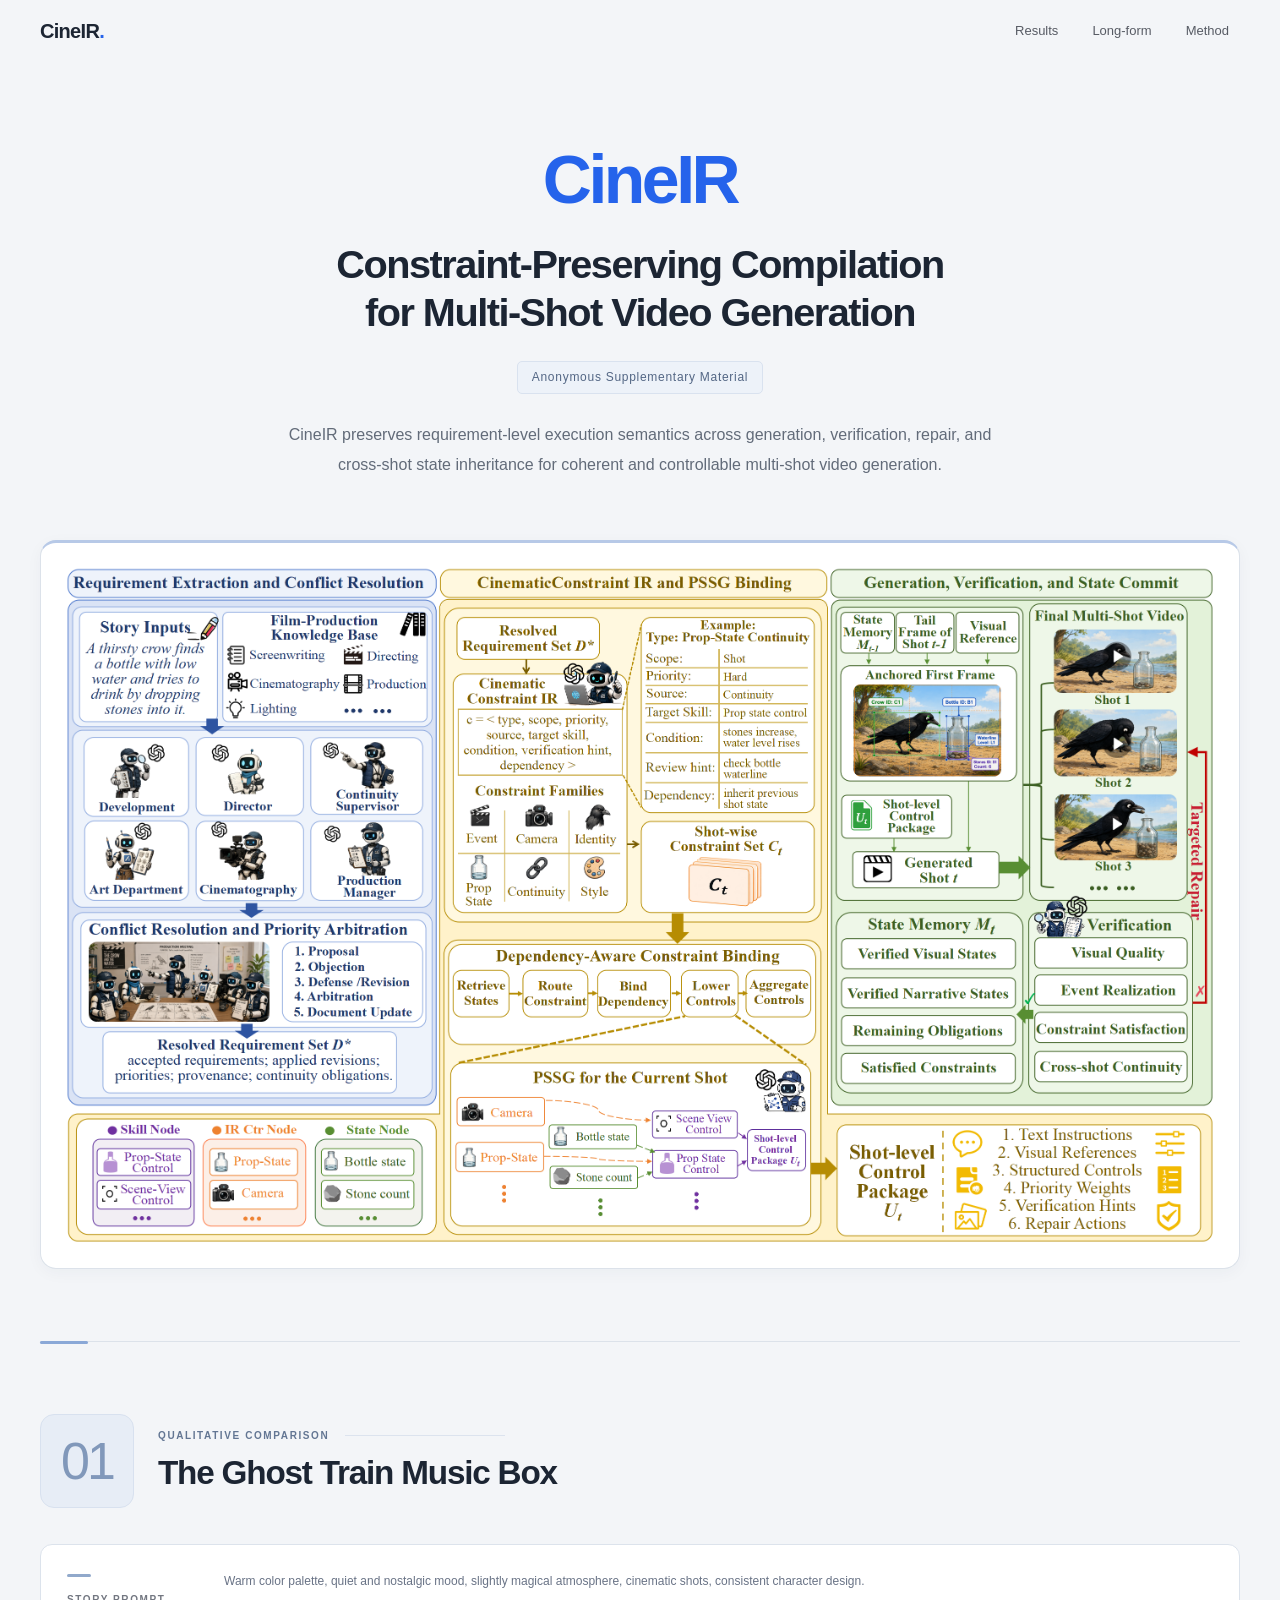
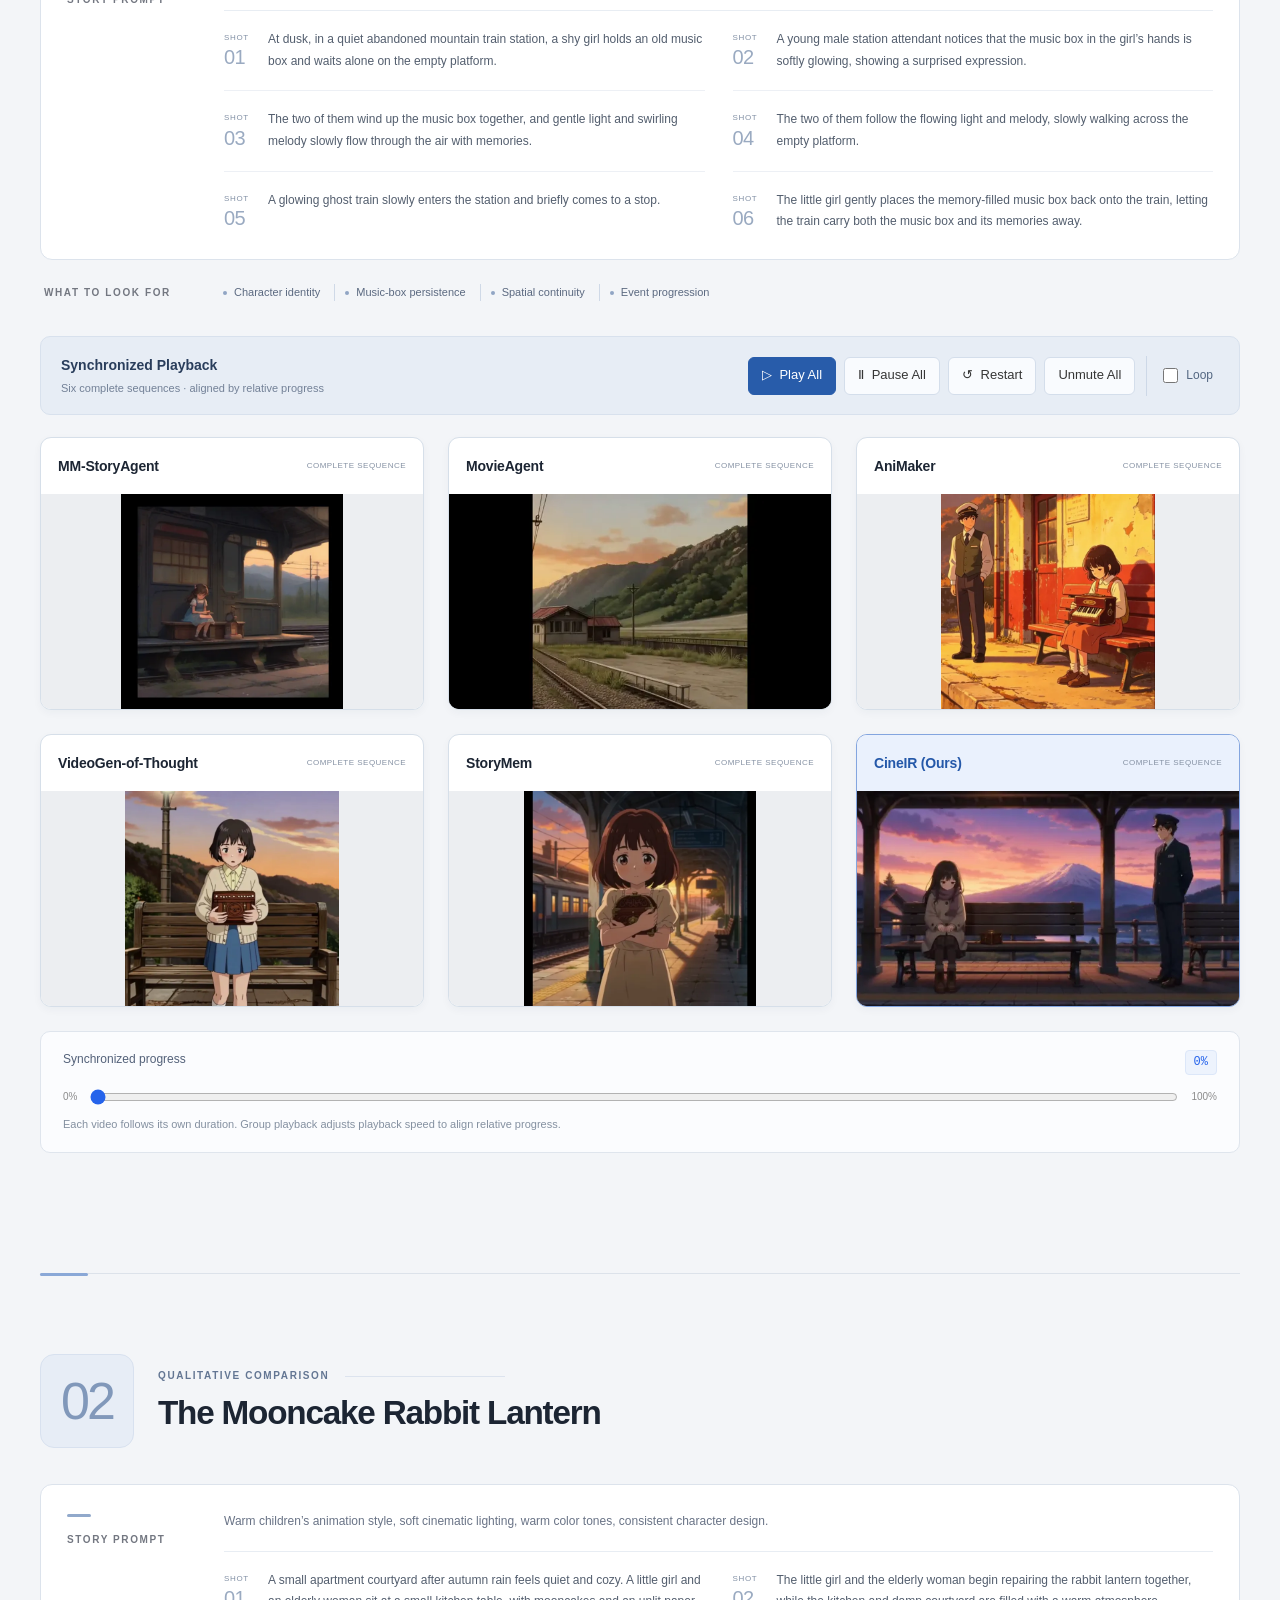
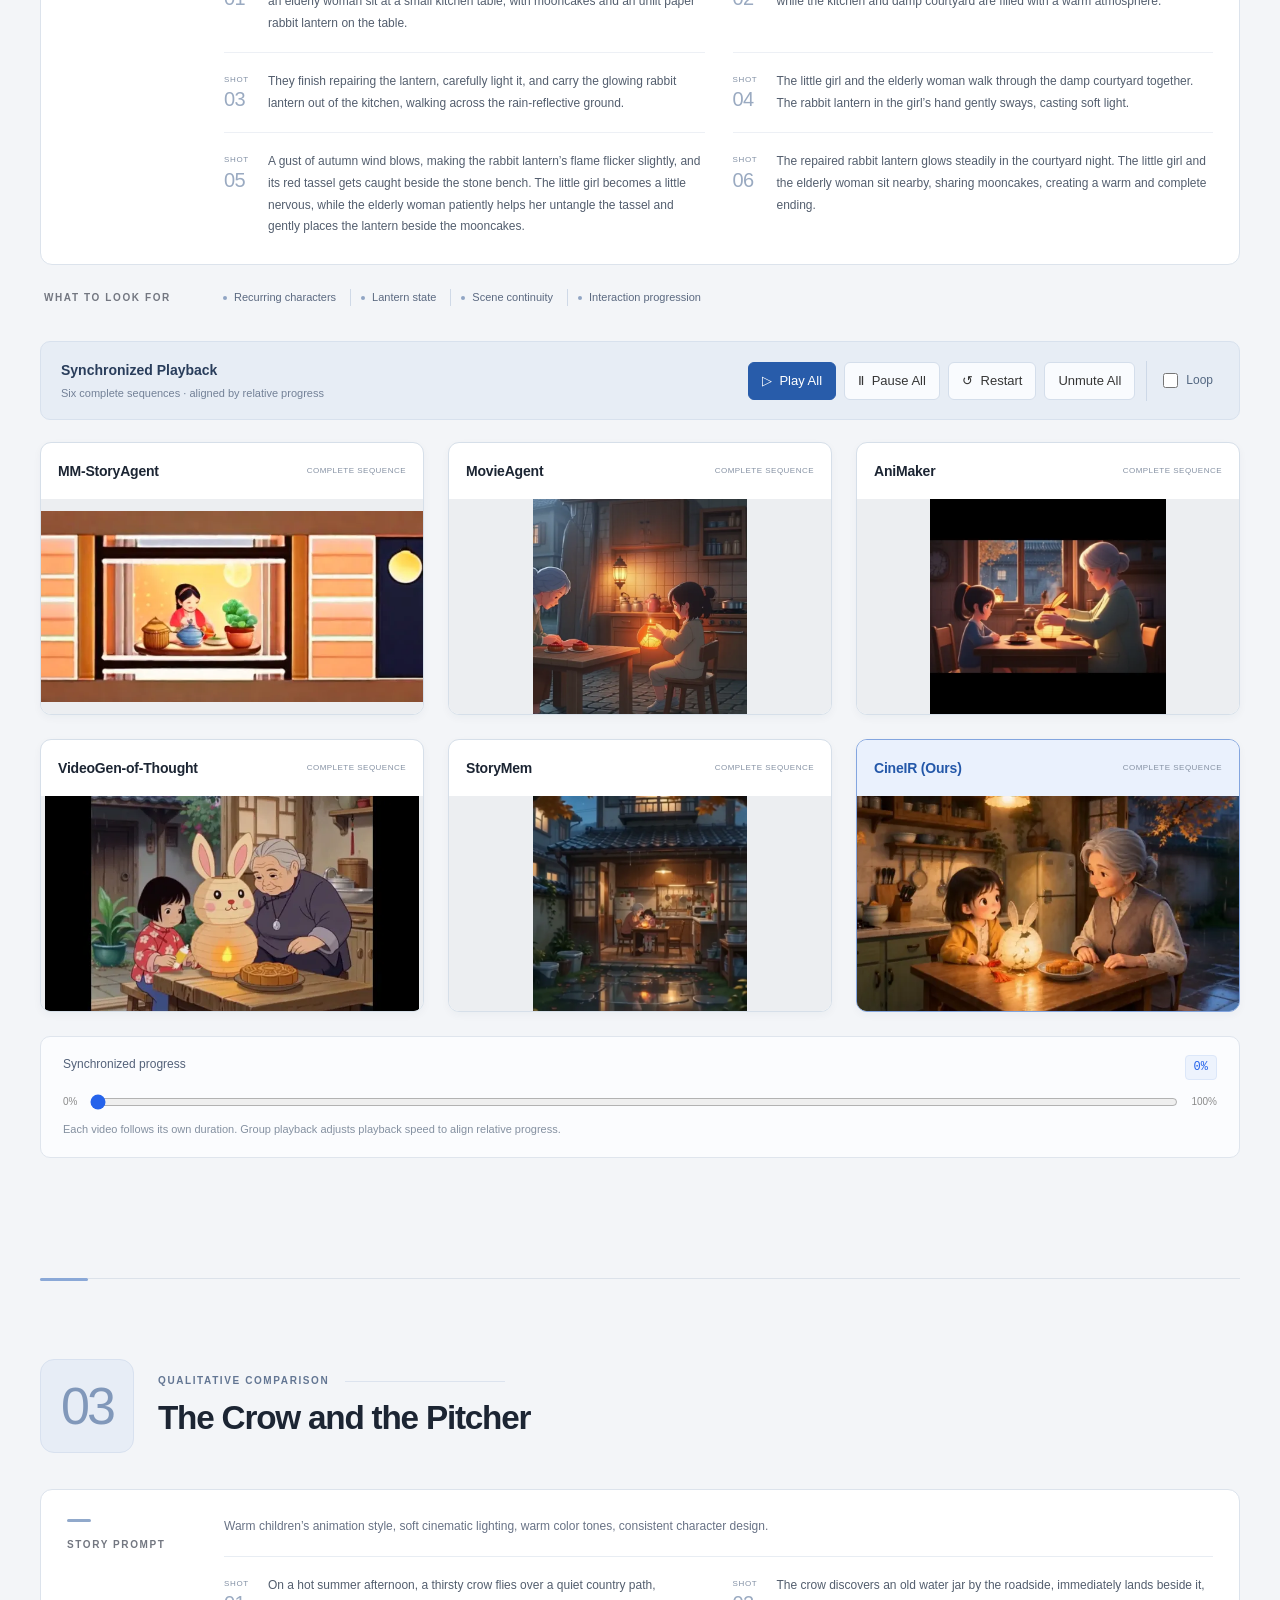
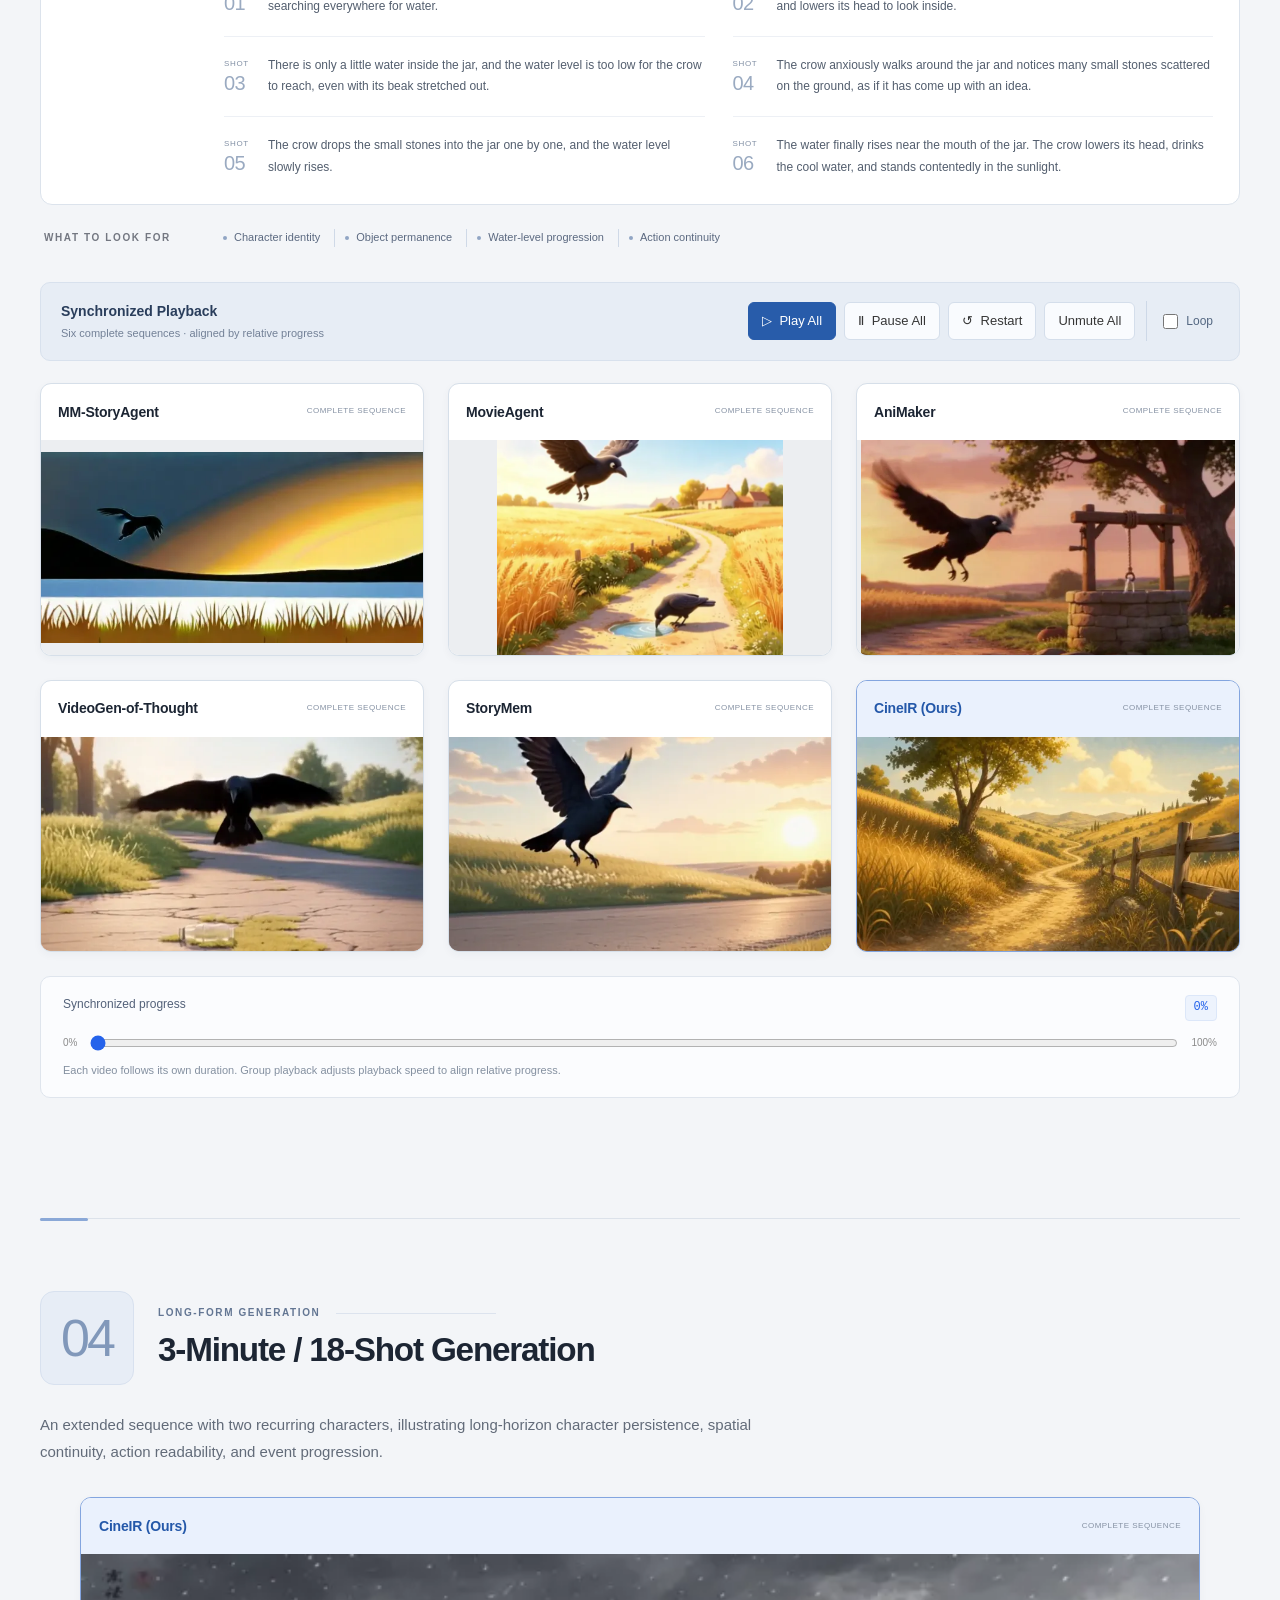
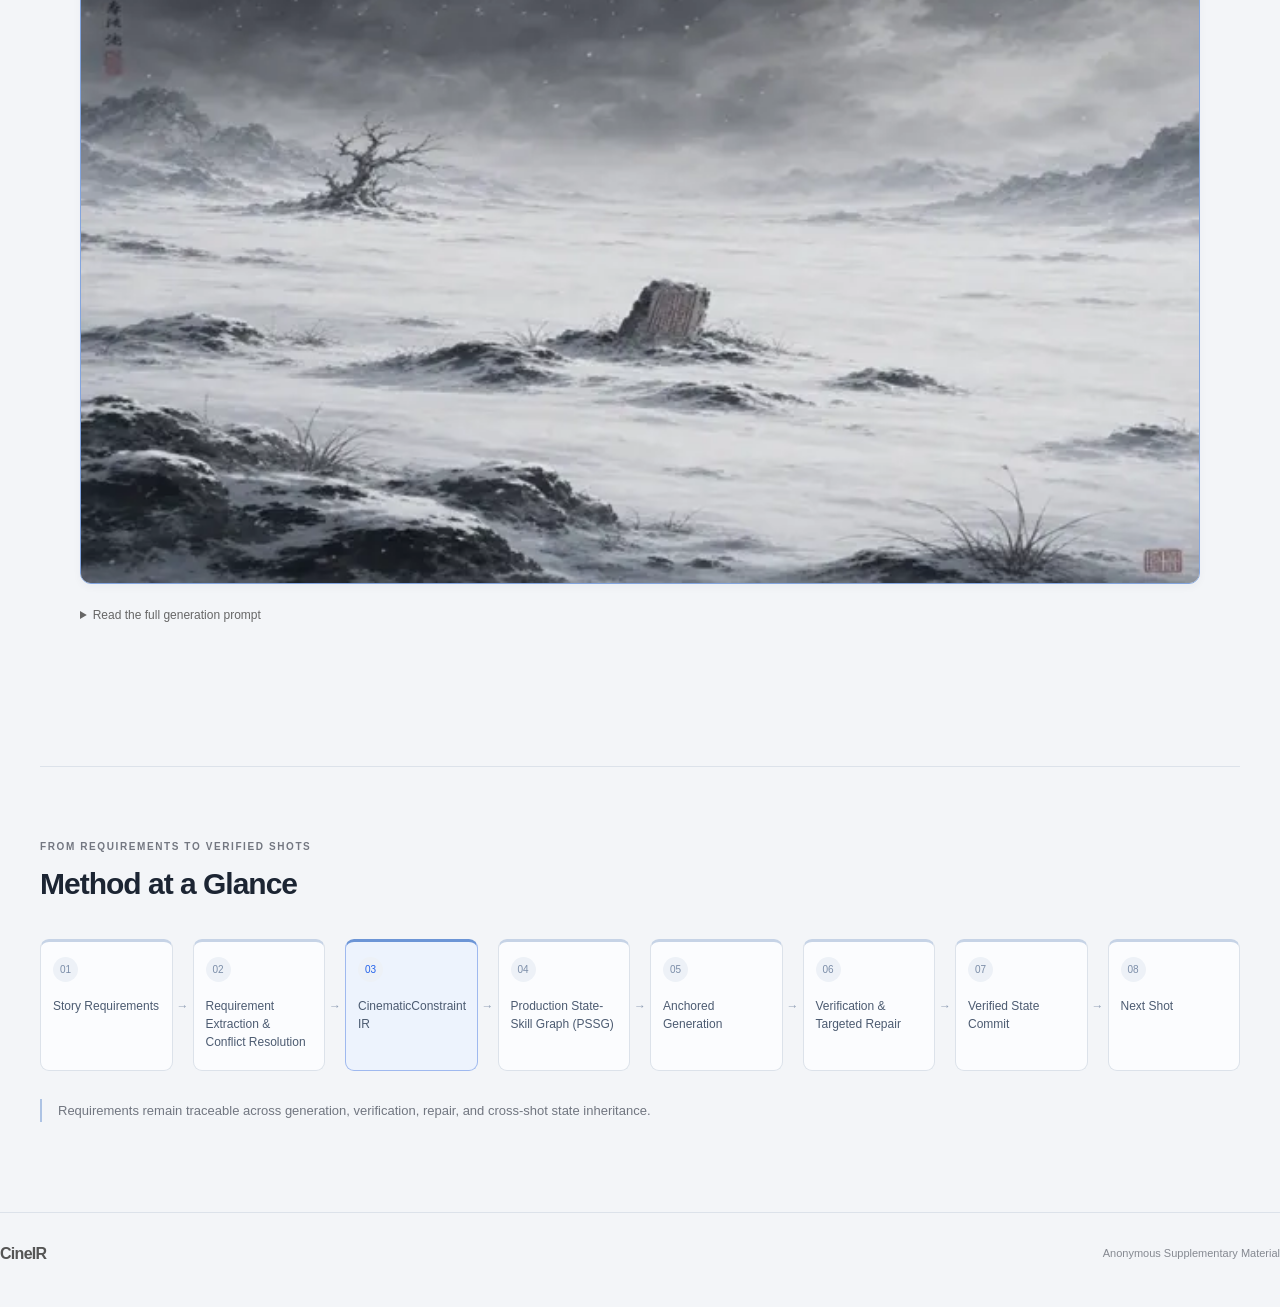
<file: index.html>
<!doctype html>
<html lang="en"><head><meta charset="utf-8"><meta name="robots" content="noindex,nofollow">
<meta http-equiv="refresh" content="0;url=./site/index.html">
<title>CineIR supplementary material</title></head>
<body><a href="./site/index.html">Open the CineIR video demonstration</a></body></html>
</file>
